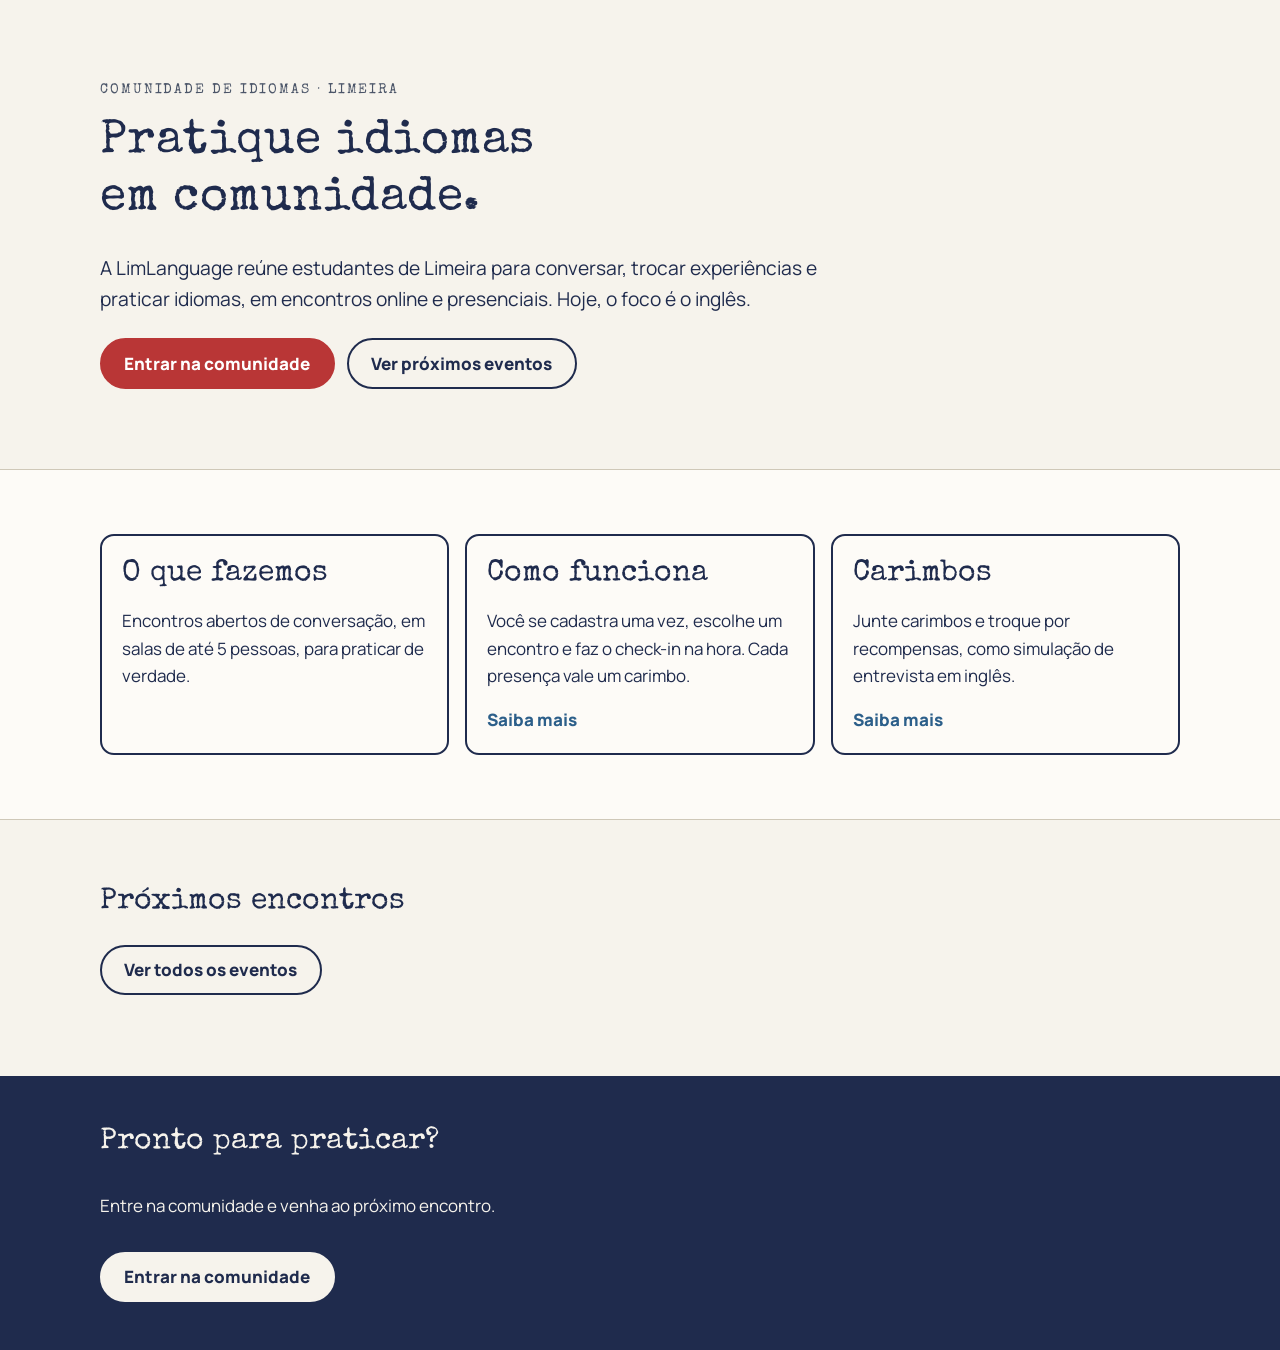
<file: index.html>
<!doctype html>
<html lang="pt-BR" data-title="home.title" data-theme="brand">
<head>
<meta charset="utf-8">
<meta name="viewport" content="width=device-width, initial-scale=1">
<title>LimLanguage — sua passagem para novos idiomas</title>
<meta name="description" content="Comunidade de prática de idiomas criada por estudantes de Limeira. Encontros de conversação, hoje em inglês.">
<link rel="icon" href="assets/img/favicon.svg" type="image/svg+xml">
<link rel="preconnect" href="https://fonts.googleapis.com">
<link rel="preconnect" href="https://fonts.gstatic.com" crossorigin>
<link href="https://fonts.googleapis.com/css2?family=Manrope:wght@400;600;700;800&family=Special+Elite&display=swap" rel="stylesheet">
<link rel="stylesheet" href="assets/css/style.css">
<script>try{var t=localStorage.getItem("ll-theme");if(t)document.documentElement.setAttribute("data-theme",t)}catch(e){}</script>
<script src="assets/js/config.js" defer></script>
<script src="assets/js/i18n.js" defer></script>
<script src="assets/js/app.js" defer></script>
</head> 
<body>
<a class="skip-link" href="#main" data-i18n="skip">Ir para o conteúdo</a>
<header id="site-header"></header>
<noscript><p class="wrap notice">Este site precisa de JavaScript para mostrar o conteúdo. / This site needs JavaScript to show its content.</p></noscript>
<main id="main" tabindex="-1">
<section class="hero">
  <div class="wrap">
    <p class="kicker" data-i18n="home.kicker">Comunidade de idiomas · Limeira</p>
    <h1 data-i18n="home.h1">Pratique idiomas em comunidade.</h1>
    <p class="lead" data-i18n="home.lead">A LimLanguage reúne estudantes de Limeira para conversar, trocar experiências e praticar idiomas, em encontros online e presenciais. Hoje, o foco é o inglês.</p>
    <div class="actions">
      <a class="btn btn-primary" data-cta data-i18n="cta.join" href="participar.html">Entrar na comunidade</a>
      <a class="btn btn-ghost" href="eventos.html" data-i18n="home.seeEvents">Ver próximos eventos</a>
    </div>
  </div>
</section>

<section class="section section-alt" aria-label="LimLanguage">
  <div class="wrap grid grid-3">
    <article class="card">
      <h2 data-i18n="home.b1.t">O que fazemos</h2>
      <p data-i18n="home.b1.p">Encontros abertos de conversação, em salas de até 5 pessoas, para praticar de verdade.</p>
    </article>
    <a class="card card-link" href="como-funciona.html">
      <h2 data-i18n="home.b2.t">Como funciona</h2>
      <p data-i18n="home.b2.p">Você se cadastra uma vez, escolhe um encontro e faz o check-in na hora. Cada presença vale um carimbo.</p>
      <span class="more" data-i18n="home.more">Saiba mais</span>
    </a>
    <a class="card card-link" href="carimbos.html">
      <h2 data-i18n="home.b3.t">Carimbos</h2>
      <p data-i18n="home.b3.p">Junte carimbos e troque por recompensas, como simulação de entrevista em inglês.</p>
      <span class="more" data-i18n="home.more">Saiba mais</span>
    </a>
  </div>
</section>

<section class="section" aria-labelledby="next-h">
  <div class="wrap">
    <h2 id="next-h" data-i18n="home.next">Próximos encontros</h2>
    <div data-events="upcoming" data-limit="3"></div>
    <p class="actions"><a class="btn btn-ghost" href="eventos.html" data-i18n="home.allEvents">Ver todos os eventos</a></p>
  </div>
</section>
<section class="cta-band" aria-labelledby="band-h">
  <div class="wrap">
    <h2 id="band-h" data-i18n="band.h2">Pronto para praticar?</h2>
    <p data-i18n="band.p">Entre na comunidade e venha ao próximo encontro.</p>
    <a class="btn btn-primary" data-cta data-i18n="cta.join" href="participar.html">Entrar na comunidade</a>
  </div>
</section>
</main>
<footer id="site-footer"></footer>
</body>
</html>
</file>
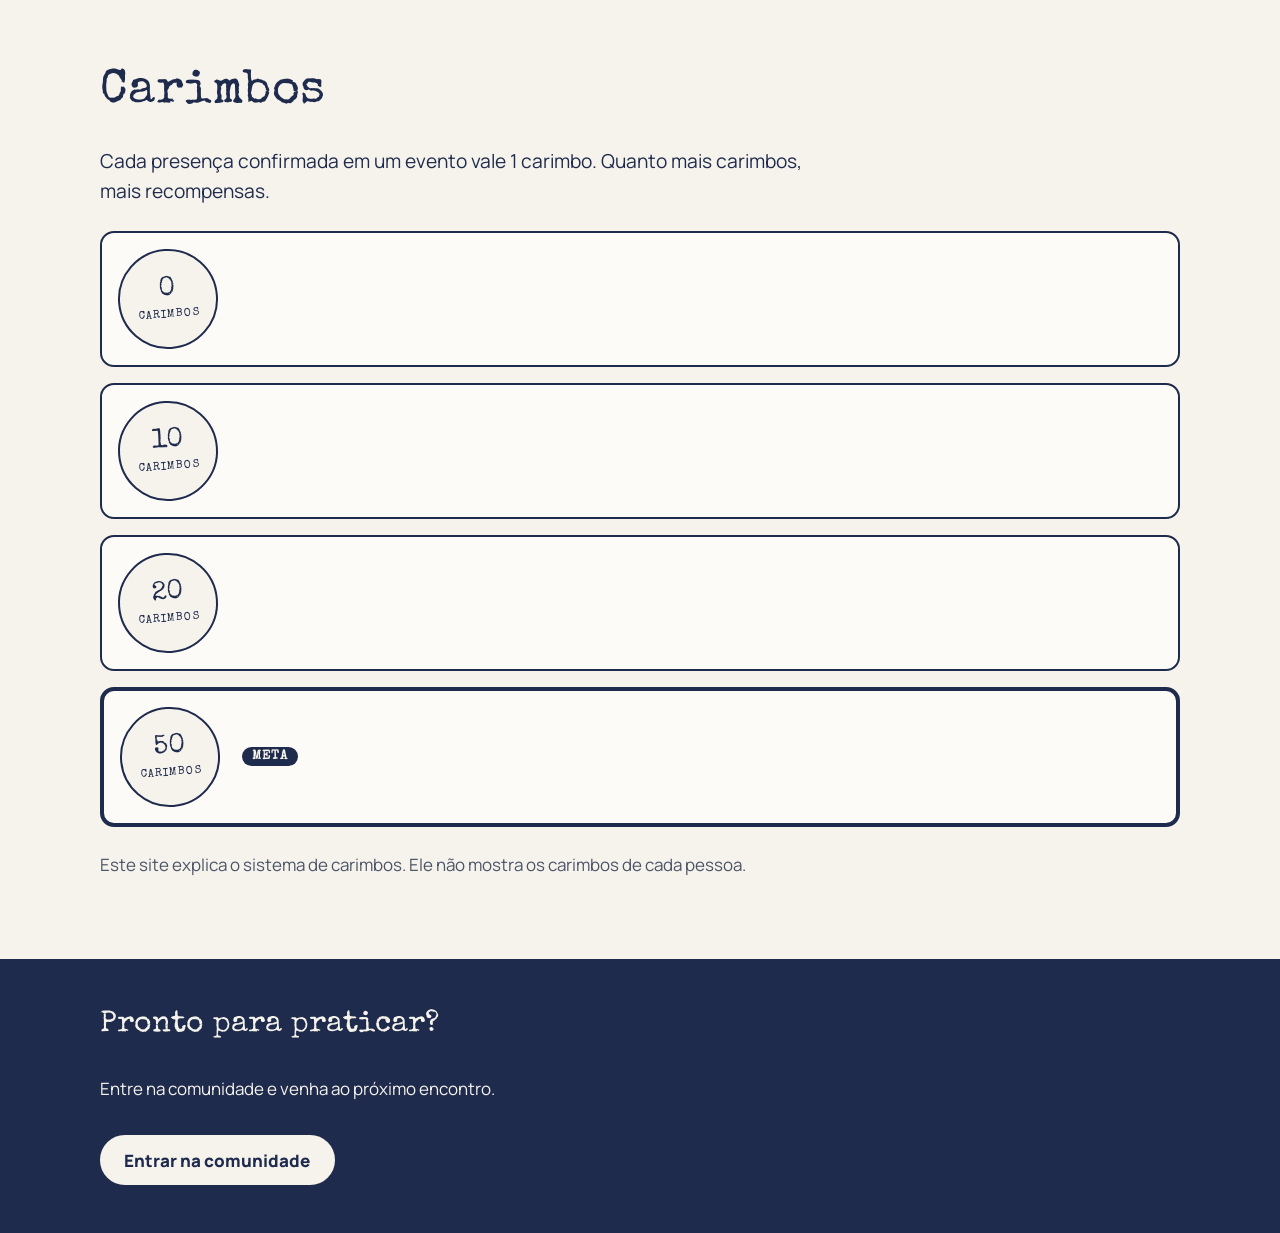
<file: carimbos.html>
<!doctype html>
<html lang="pt-BR" data-title="stamps.title" data-theme="brand">
<head>
<meta charset="utf-8">
<meta name="viewport" content="width=device-width, initial-scale=1">
<title>Carimbos</title>
<meta name="description" content="Como funciona o sistema de carimbos e quais são as recompensas.">
<link rel="icon" href="assets/img/favicon.svg" type="image/svg+xml">
<link rel="preconnect" href="https://fonts.googleapis.com">
<link rel="preconnect" href="https://fonts.gstatic.com" crossorigin>
<link href="https://fonts.googleapis.com/css2?family=Manrope:wght@400;600;700;800&family=Special+Elite&display=swap" rel="stylesheet">
<link rel="stylesheet" href="assets/css/style.css">
<script>try{var t=localStorage.getItem("ll-theme");if(t)document.documentElement.setAttribute("data-theme",t)}catch(e){}</script>
<script src="assets/js/config.js" defer></script>
<script src="assets/js/i18n.js" defer></script>
<script src="assets/js/app.js" defer></script>
</head>
<body>
<a class="skip-link" href="#main" data-i18n="skip">Ir para o conteúdo</a>
<header id="site-header"></header>
<noscript><p class="wrap notice">Este site precisa de JavaScript para mostrar o conteúdo. / This site needs JavaScript to show its content.</p></noscript>
<main id="main" tabindex="-1">
<section class="section">
  <div class="wrap">
    <h1 data-i18n="stamps.h1">Carimbos</h1>
    <p class="lead" data-i18n="stamps.lead">Cada presença confirmada em um evento vale 1 carimbo. Quanto mais carimbos, mais recompensas.</p>
    <ol class="levels">
      <li class="level"><div class="level-num"><span><b>0</b><small data-i18n="stamps.unit">carimbos</small></span></div><div><h3><span data-i18n="stamps.l0.t"></span></h3><p data-i18n="stamps.l0.p"></p></div></li>
      <li class="level"><div class="level-num"><span><b>10</b><small data-i18n="stamps.unit">carimbos</small></span></div><div><h3><span data-i18n="stamps.l10.t"></span></h3><p data-i18n="stamps.l10.p"></p></div></li>
      <li class="level"><div class="level-num"><span><b>20</b><small data-i18n="stamps.unit">carimbos</small></span></div><div><h3><span data-i18n="stamps.l20.t"></span></h3><p data-i18n="stamps.l20.p"></p></div></li>
      <li class="level level-goal"><div class="level-num"><span><b>50</b><small data-i18n="stamps.unit">carimbos</small></span></div><div><h3><span data-i18n="stamps.l50.t"></span><span class="goal-tag" data-i18n="stamps.goal">Meta</span></h3><p data-i18n="stamps.l50.p"></p></div></li>
    </ol>
    <p class="muted" data-i18n="stamps.note">Este site explica o sistema de carimbos. Ele não mostra os carimbos de cada pessoa.</p>
  </div>
</section>
<section class="cta-band" aria-labelledby="band-h">
  <div class="wrap">
    <h2 id="band-h" data-i18n="band.h2">Pronto para praticar?</h2>
    <p data-i18n="band.p">Entre na comunidade e venha ao próximo encontro.</p>
    <a class="btn btn-primary" data-cta data-i18n="cta.join" href="participar.html">Entrar na comunidade</a>
  </div>
</section>
</main>
<footer id="site-footer"></footer>
</body>
</html>
</file>
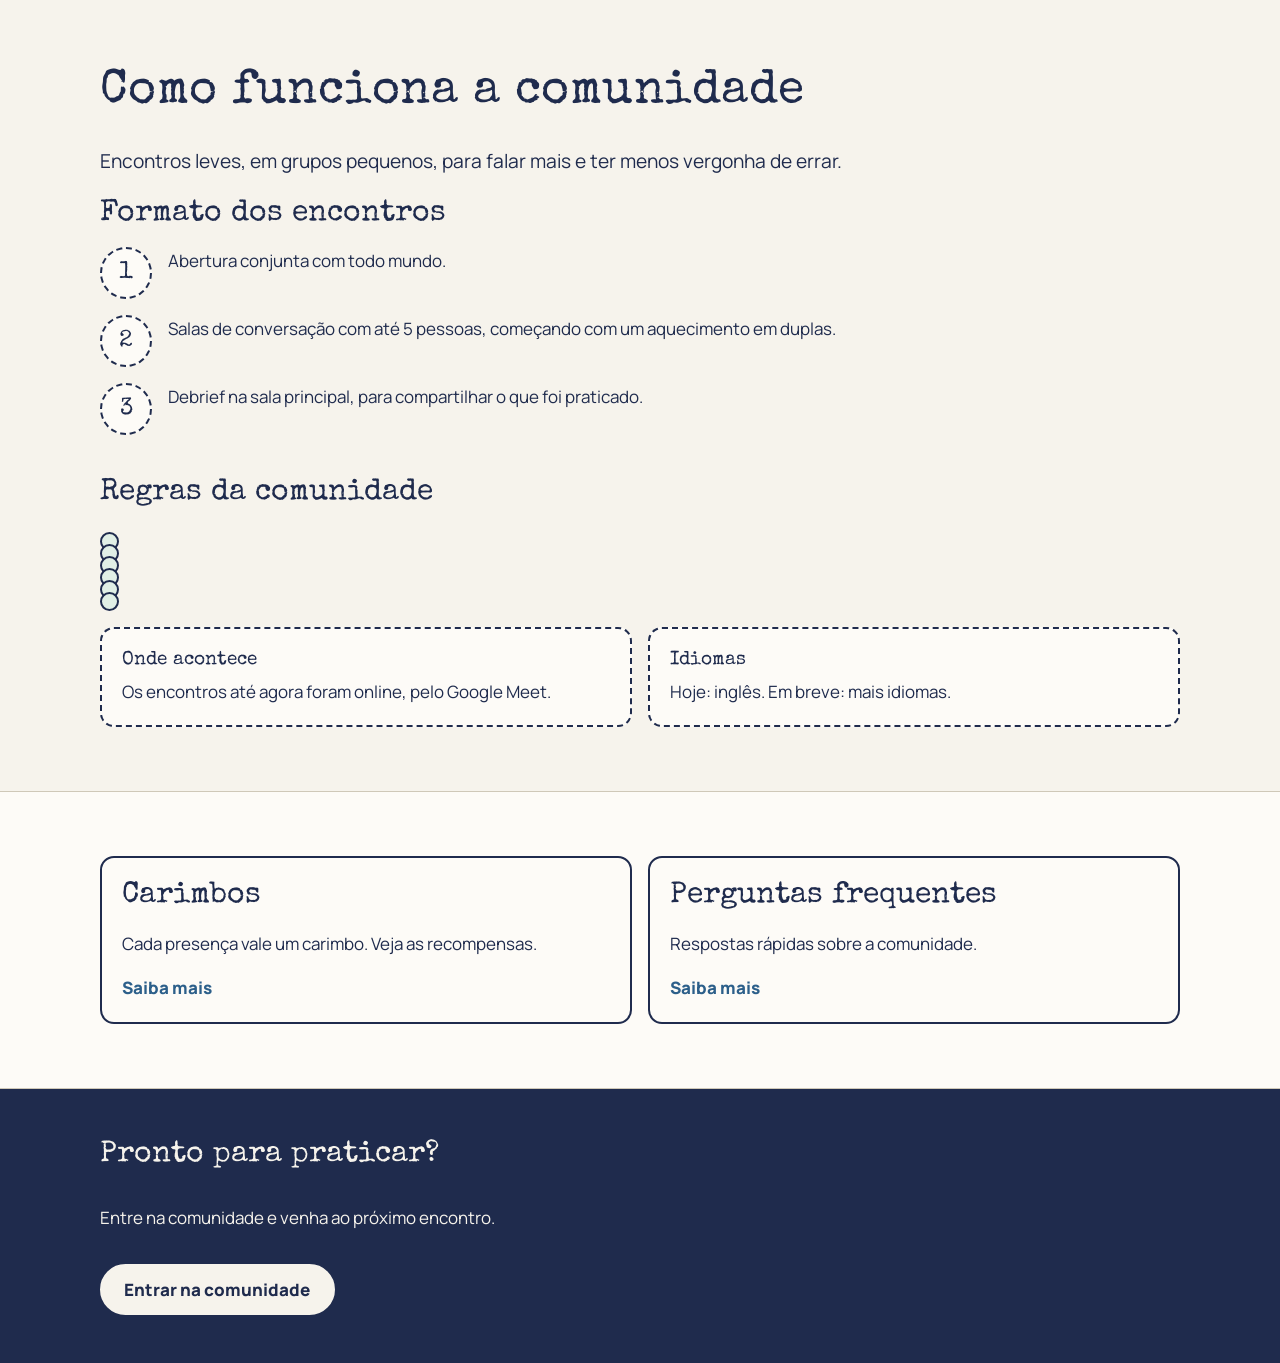
<file: como-funciona.html>
<!doctype html>
<html lang="pt-BR" data-title="how.title" data-theme="brand">
<head>
<meta charset="utf-8">
<meta name="viewport" content="width=device-width, initial-scale=1">
<title>Como funciona a comunidade</title>
<meta name="description" content="Formato dos encontros, onde acontecem e idiomas da LimLanguage.">
<link rel="icon" href="assets/img/favicon.svg" type="image/svg+xml">
<link rel="preconnect" href="https://fonts.googleapis.com">
<link rel="preconnect" href="https://fonts.gstatic.com" crossorigin>
<link href="https://fonts.googleapis.com/css2?family=Manrope:wght@400;600;700;800&family=Special+Elite&display=swap" rel="stylesheet">
<link rel="stylesheet" href="assets/css/style.css">
<script>try{var t=localStorage.getItem("ll-theme");if(t)document.documentElement.setAttribute("data-theme",t)}catch(e){}</script>
<script src="assets/js/config.js" defer></script>
<script src="assets/js/i18n.js" defer></script>
<script src="assets/js/app.js" defer></script>
</head>
<body>
<a class="skip-link" href="#main" data-i18n="skip">Ir para o conteúdo</a>
<header id="site-header"></header>
<noscript><p class="wrap notice">Este site precisa de JavaScript para mostrar o conteúdo. / This site needs JavaScript to show its content.</p></noscript>
<main id="main" tabindex="-1">
<section class="section">
  <div class="wrap">
    <h1 data-i18n="how.h1">Como funciona a comunidade</h1>
    <p class="lead" data-i18n="how.lead">Encontros leves, em grupos pequenos, para falar mais e ter menos vergonha de errar.</p>

    <h2 data-i18n="how.format">Formato dos encontros</h2>
    <ol class="steps">
      <li><div><p data-i18n="how.f1">Abertura conjunta com todo mundo.</p></div></li>
      <li><div><p data-i18n="how.f2">Salas de conversação com até 5 pessoas, começando com um aquecimento em duplas.</p></div></li>
      <li><div><p data-i18n="how.f3">Debrief na sala principal, para compartilhar o que foi praticado.</p></div></li>
    </ol>

    <h2 style="margin-top:2.5rem" data-i18n="how.rules">Regras da comunidade</h2>
    <ul class="rules">
      <li data-i18n="how.r1"></li>
      <li data-i18n="how.r2"></li>
      <li data-i18n="how.r3"></li>
      <li data-i18n="how.r4"></li>
      <li data-i18n="how.r5"></li>
      <li data-i18n="how.r6"></li>
    </ul>

    <div class="grid grid-2" style="margin-top:2.5rem">
      <div class="card card-dashed"><h3 data-i18n="how.where">Onde acontece</h3><p data-i18n="how.whereP">Os encontros até agora foram online, pelo Google Meet.</p></div>
      <div class="card card-dashed"><h3 data-i18n="how.langs">Idiomas</h3><p data-i18n="how.langsP">Hoje: inglês. Em breve: mais idiomas.</p></div>
    </div>
  </div>
</section>
<section class="section section-alt">
  <div class="wrap grid grid-2">
    <a class="card card-link" href="carimbos.html"><h2 data-i18n="how.stamps.t">Carimbos</h2><p data-i18n="how.stamps.p">Cada presença vale um carimbo. Veja as recompensas.</p><span class="more" data-i18n="home.more">Saiba mais</span></a>
    <a class="card card-link" href="faq.html"><h2 data-i18n="how.faq.t">Perguntas frequentes</h2><p data-i18n="how.faq.p">Respostas rápidas sobre a comunidade.</p><span class="more" data-i18n="home.more">Saiba mais</span></a>
  </div>
</section>
<section class="cta-band" aria-labelledby="band-h">
  <div class="wrap">
    <h2 id="band-h" data-i18n="band.h2">Pronto para praticar?</h2>
    <p data-i18n="band.p">Entre na comunidade e venha ao próximo encontro.</p>
    <a class="btn btn-primary" data-cta data-i18n="cta.join" href="participar.html">Entrar na comunidade</a>
  </div>
</section>
</main>
<footer id="site-footer"></footer>
</body>
</html>
</file>
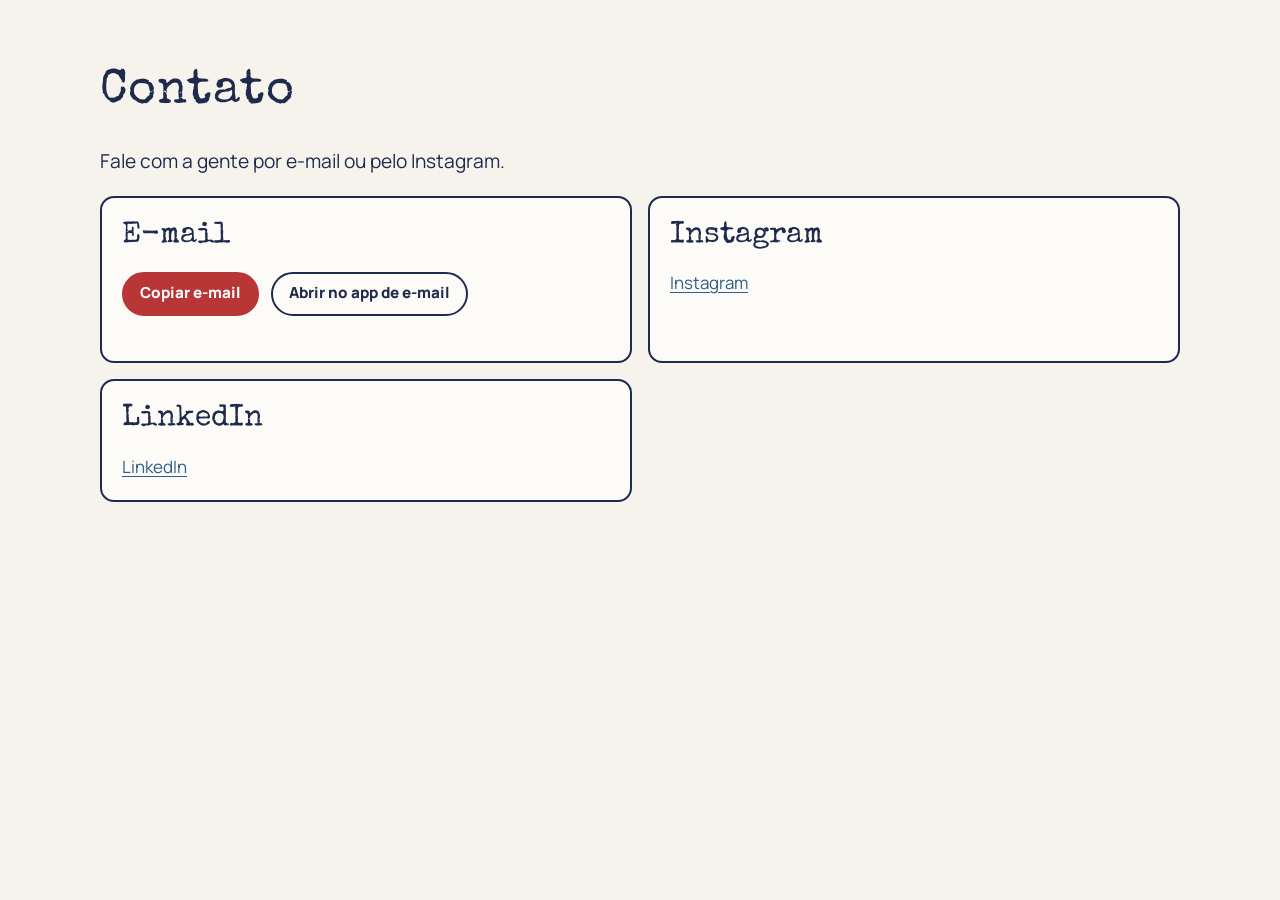
<file: contato.html>
<!doctype html>
<html lang="pt-BR" data-title="contact.title" data-theme="brand">
<head>
<meta charset="utf-8">
<meta name="viewport" content="width=device-width, initial-scale=1">
<title>Contato</title>
<meta name="description" content="Contato da LimLanguage: e-mail e Instagram.">
<link rel="icon" href="assets/img/favicon.svg" type="image/svg+xml">
<link rel="preconnect" href="https://fonts.googleapis.com">
<link rel="preconnect" href="https://fonts.gstatic.com" crossorigin>
<link href="https://fonts.googleapis.com/css2?family=Manrope:wght@400;600;700;800&family=Special+Elite&display=swap" rel="stylesheet">
<link rel="stylesheet" href="assets/css/style.css">
<script>try{var t=localStorage.getItem("ll-theme");if(t)document.documentElement.setAttribute("data-theme",t)}catch(e){}</script>
<script src="assets/js/config.js" defer></script>
<script src="assets/js/i18n.js" defer></script>
<script src="assets/js/app.js" defer></script>
</head>
<body>
<a class="skip-link" href="#main" data-i18n="skip">Ir para o conteúdo</a>
<header id="site-header"></header>
<noscript><p class="wrap notice">Este site precisa de JavaScript para mostrar o conteúdo. / This site needs JavaScript to show its content.</p></noscript>
<main id="main" tabindex="-1">
<section class="section">
  <div class="wrap">
    <h1 data-i18n="contact.h1">Contato</h1>
    <p class="lead" data-i18n="contact.lead">Fale com a gente por e-mail ou pelo Instagram.</p>
    <div class="grid grid-2">
      <div class="card">
        <h2 data-i18n="contact.email">E-mail</h2>
        <p class="email-text" data-email></p>
        <div class="contact-line">
          <button type="button" class="btn btn-primary btn-small" id="copy-email" data-i18n="contact.copy">Copiar e-mail</button>
          <a class="btn btn-ghost btn-small" data-mailto href="#" data-i18n="contact.mailto">Abrir no app de e-mail</a>
        </div>
        <p class="copy-status" id="copy-status" role="status" aria-live="polite"></p>
      </div>
      <div class="card">
        <h2 data-i18n="contact.insta">Instagram</h2>
        <p><a data-instagram href="#">Instagram</a></p>
      </div>
      <div class="card">
        <h2 data-i18n="contact.linkedin">LinkedIn</h2>
        <p><a data-linkedin href="#">LinkedIn</a></p>
      </div>
    </div>
  </div>
</section>
</main>
<footer id="site-footer"></footer>
</body>
</html>
</file>
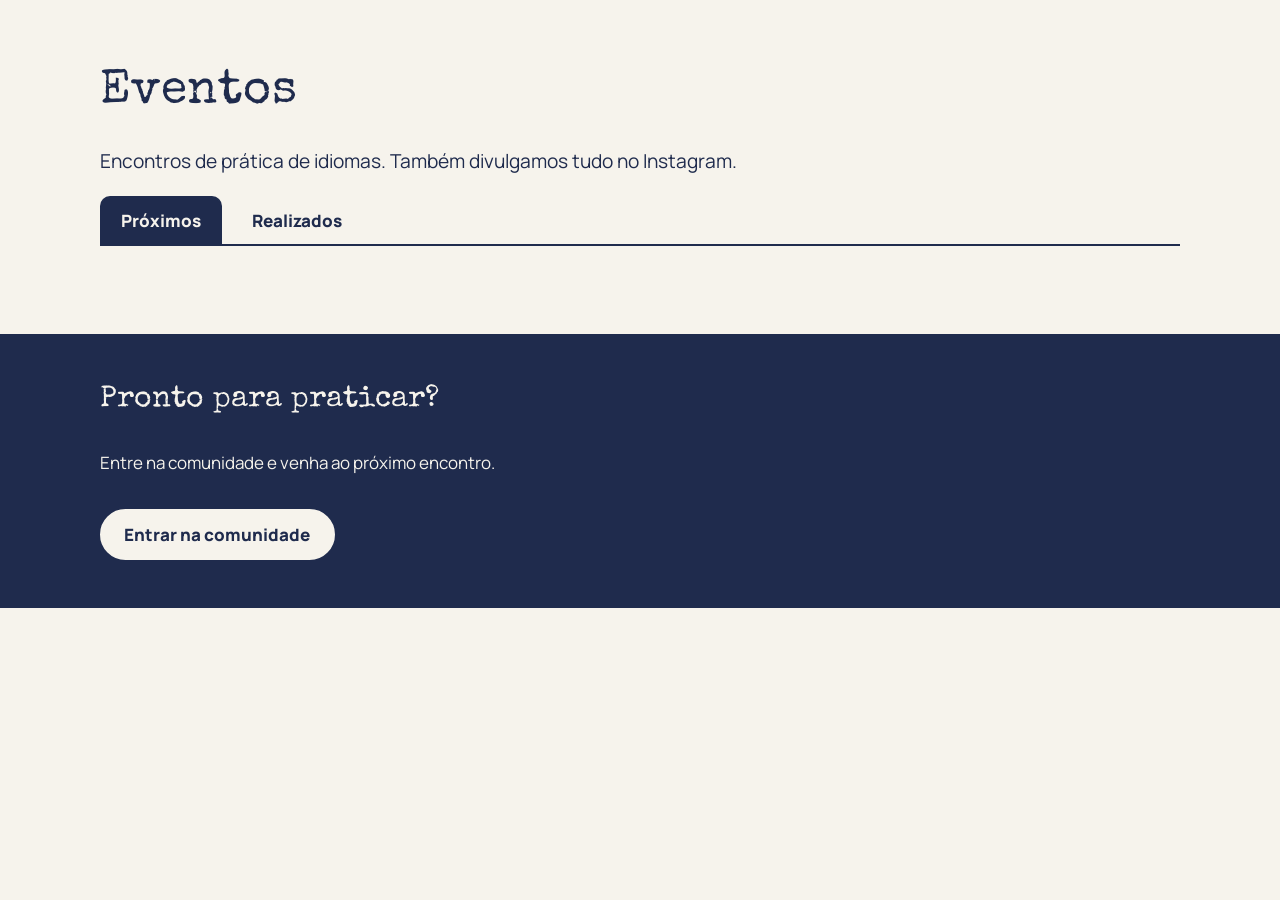
<file: eventos.html>
<!doctype html>
<html lang="pt-BR" data-title="events.title" data-theme="brand">
<head>
<meta charset="utf-8">
<meta name="viewport" content="width=device-width, initial-scale=1">
<title>Eventos</title>
<meta name="description" content="Agenda de próximos encontros e eventos já realizados da LimLanguage.">
<link rel="icon" href="assets/img/favicon.svg" type="image/svg+xml">
<link rel="preconnect" href="https://fonts.googleapis.com">
<link rel="preconnect" href="https://fonts.gstatic.com" crossorigin>
<link href="https://fonts.googleapis.com/css2?family=Manrope:wght@400;600;700;800&family=Special+Elite&display=swap" rel="stylesheet">
<link rel="stylesheet" href="assets/css/style.css">
<script>try{var t=localStorage.getItem("ll-theme");if(t)document.documentElement.setAttribute("data-theme",t)}catch(e){}</script>
<script src="assets/js/config.js" defer></script>
<script src="assets/js/i18n.js" defer></script>
<script src="assets/js/app.js" defer></script>
</head>  
<body>
<a class="skip-link" href="#main" data-i18n="skip">Ir para o conteúdo</a>
<header id="site-header"></header>
<noscript><p class="wrap notice">Este site precisa de JavaScript para mostrar o conteúdo. / This site needs JavaScript to show its content.</p></noscript>
<main id="main" tabindex="-1">
<section class="section">
  <div class="wrap">
    <h1 data-i18n="events.h1">Eventos</h1>
    <p class="lead" data-i18n="events.lead">Encontros de prática de idiomas. Também divulgamos tudo no Instagram.</p>
    <div class="tabs" role="tablist" data-i18n-attr="aria-label:events.tabs" aria-label="Tipo de evento">
      <button type="button" role="tab" id="tab-next" aria-controls="panel-next" aria-selected="true" data-hash="proximos" data-i18n="events.tabNext">Próximos</button>
      <button type="button" role="tab" id="tab-done" aria-controls="panel-done" aria-selected="false" tabindex="-1" data-hash="realizados" data-i18n="events.tabDone">Realizados</button>
    </div>
    <div role="tabpanel" id="panel-next" aria-labelledby="tab-next" data-events="upcoming"></div>
    <div role="tabpanel" id="panel-done" aria-labelledby="tab-done" data-events="done" hidden></div>
  </div>
</section>
<section class="cta-band" aria-labelledby="band-h">
  <div class="wrap">
    <h2 id="band-h" data-i18n="band.h2">Pronto para praticar?</h2>
    <p data-i18n="band.p">Entre na comunidade e venha ao próximo encontro.</p>
    <a class="btn btn-primary" data-cta data-i18n="cta.join" href="participar.html">Entrar na comunidade</a>
  </div>
</section>
</main>
<footer id="site-footer"></footer>
</body>
</html>
</file>
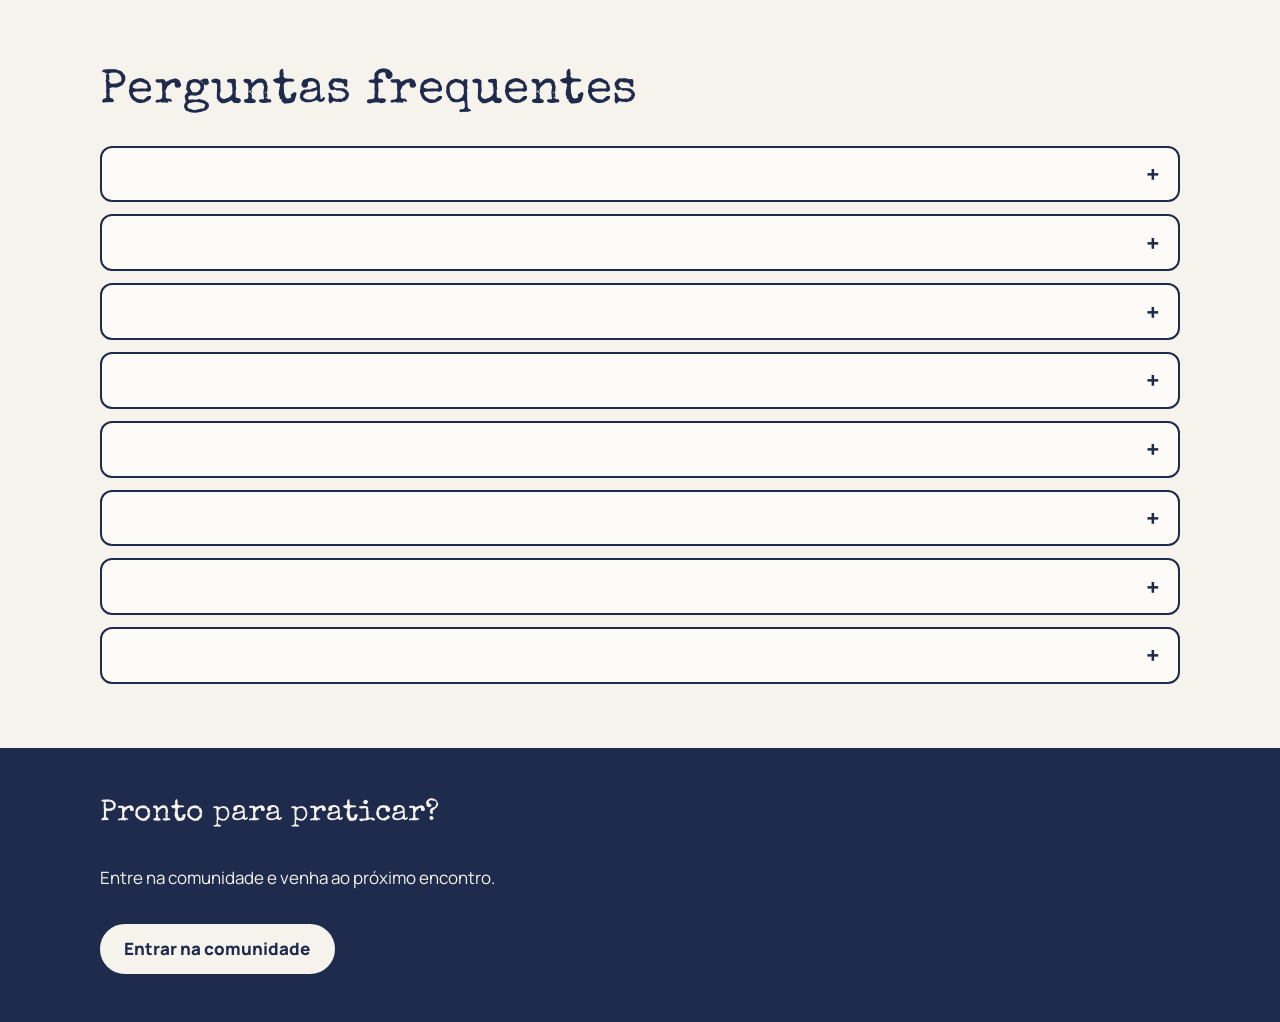
<file: faq.html>
<!doctype html>
<html lang="pt-BR" data-title="faq.title" data-theme="brand">
<head>
<meta charset="utf-8">
<meta name="viewport" content="width=device-width, initial-scale=1">
<title>Perguntas frequentes</title>
<meta name="description" content="Perguntas frequentes sobre a comunidade LimLanguage.">
<link rel="icon" href="assets/img/favicon.svg" type="image/svg+xml">
<link rel="preconnect" href="https://fonts.googleapis.com">
<link rel="preconnect" href="https://fonts.gstatic.com" crossorigin>
<link href="https://fonts.googleapis.com/css2?family=Manrope:wght@400;600;700;800&family=Special+Elite&display=swap" rel="stylesheet">
<link rel="stylesheet" href="assets/css/style.css">
<script>try{var t=localStorage.getItem("ll-theme");if(t)document.documentElement.setAttribute("data-theme",t)}catch(e){}</script>
<script src="assets/js/config.js" defer></script>
<script src="assets/js/i18n.js" defer></script>
<script src="assets/js/app.js" defer></script>
</head>
<body>
<a class="skip-link" href="#main" data-i18n="skip">Ir para o conteúdo</a>
<header id="site-header"></header>
<noscript><p class="wrap notice">Este site precisa de JavaScript para mostrar o conteúdo. / This site needs JavaScript to show its content.</p></noscript>
<main id="main" tabindex="-1">
<section class="section">
  <div class="wrap">
    <h1 data-i18n="faq.h1">Perguntas frequentes</h1>
    <div class="faq">
      <details><summary><span data-i18n="faq.q1"></span></summary><div class="answer"><p data-i18n="faq.a1"></p></div></details>
      <details><summary><span data-i18n="faq.q2"></span></summary><div class="answer"><p data-i18n="faq.a2"></p></div></details>
      <details><summary><span data-i18n="faq.q3"></span></summary><div class="answer"><p data-i18n="faq.a3"></p></div></details>
      <details><summary><span data-i18n="faq.q4"></span></summary><div class="answer"><p data-i18n="faq.a4"></p></div></details>
      <details><summary><span data-i18n="faq.q5"></span></summary><div class="answer"><p data-i18n="faq.a5"></p></div></details>
      <details><summary><span data-i18n="faq.q6"></span></summary><div class="answer"><p data-i18n="faq.a6"></p></div></details>
      <details><summary><span data-i18n="faq.q7"></span></summary><div class="answer"><p data-i18n="faq.a7"></p></div></details>
      <details><summary><span data-i18n="faq.q8"></span></summary><div class="answer"><p data-i18n="faq.a8"></p></div></details>
    </div>
  </div>
</section>
<section class="cta-band" aria-labelledby="band-h">
  <div class="wrap">
    <h2 id="band-h" data-i18n="band.h2">Pronto para praticar?</h2>
    <p data-i18n="band.p">Entre na comunidade e venha ao próximo encontro.</p>
    <a class="btn btn-primary" data-cta data-i18n="cta.join" href="participar.html">Entrar na comunidade</a>
  </div>
</section>
</main>
<footer id="site-footer"></footer>
</body>
</html>
</file>
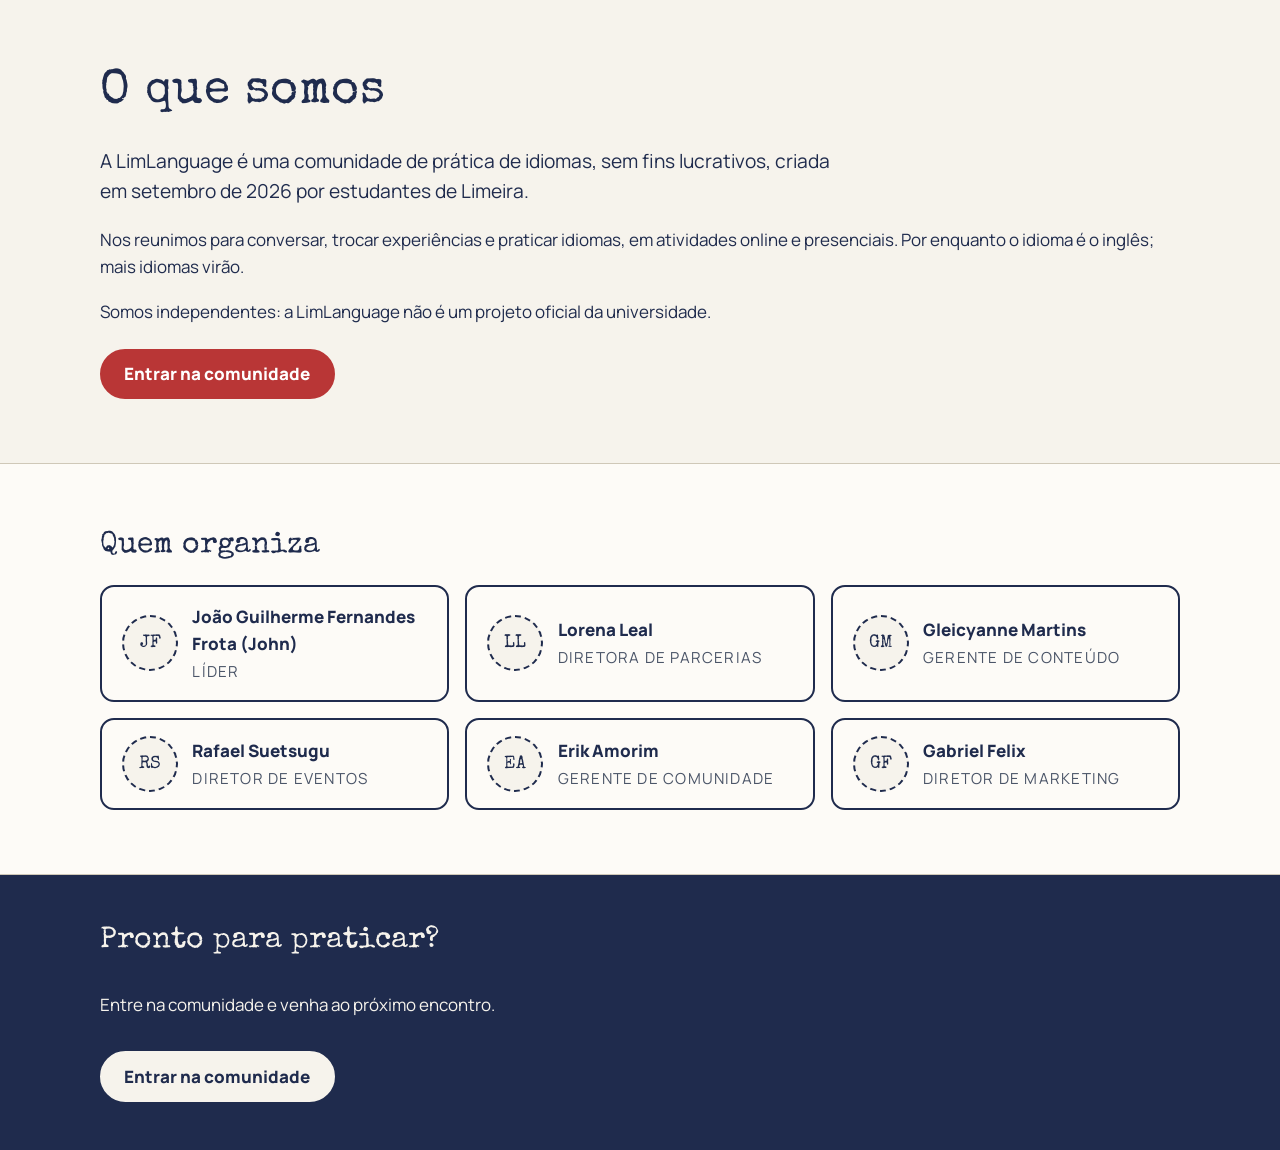
<file: o-que-somos.html>
<!doctype html>
<html lang="pt-BR" data-title="about.title" data-theme="brand">
<head>
<meta charset="utf-8">
<meta name="viewport" content="width=device-width, initial-scale=1">
<title>O que somos</title>
<meta name="description" content="Quem é a LimLanguage e quem organiza a comunidade.">
<link rel="icon" href="assets/img/favicon.svg" type="image/svg+xml">
<link rel="preconnect" href="https://fonts.googleapis.com">
<link rel="preconnect" href="https://fonts.gstatic.com" crossorigin>
<link href="https://fonts.googleapis.com/css2?family=Manrope:wght@400;600;700;800&family=Special+Elite&display=swap" rel="stylesheet">
<link rel="stylesheet" href="assets/css/style.css">
<script>try{var t=localStorage.getItem("ll-theme");if(t)document.documentElement.setAttribute("data-theme",t)}catch(e){}</script>
<script src="assets/js/config.js" defer></script>
<script src="assets/js/i18n.js" defer></script>
<script src="assets/js/app.js" defer></script>
</head>
<body>
<a class="skip-link" href="#main" data-i18n="skip">Ir para o conteúdo</a>
<header id="site-header"></header>
<noscript><p class="wrap notice">Este site precisa de JavaScript para mostrar o conteúdo. / This site needs JavaScript to show its content.</p></noscript>
<main id="main" tabindex="-1">
<section class="section">
  <div class="wrap">
    <h1 data-i18n="about.h1">O que somos</h1>
    <p class="lead" data-i18n="about.p1">A LimLanguage é uma comunidade de prática de idiomas, sem fins lucrativos, criada em setembro de 2026 por estudantes de Limeira.</p>
    <p data-i18n="about.p2">Nos reunimos para conversar, trocar experiências e praticar idiomas, em atividades online e presenciais. Por enquanto o idioma é o inglês; mais idiomas virão.</p>
    <p data-i18n="about.p3">Somos independentes: a LimLanguage não é um projeto oficial da universidade.</p>
    <div class="actions"><a class="btn btn-primary" data-cta data-i18n="cta.join" href="participar.html">Entrar na comunidade</a></div>
  </div>
</section>
<section class="section section-alt" aria-labelledby="team-h">
  <div class="wrap">
    <h2 id="team-h" data-i18n="about.team">Quem organiza</h2>
    <ul class="team">
      <li class="person"><span class="person-ini" aria-hidden="true">JF</span><div><span class="person-name">João Guilherme Fernandes Frota (John)</span><span class="person-role" data-i18n="role.leader">Líder</span></div></li>
      <li class="person"><span class="person-ini" aria-hidden="true">LL</span><div><span class="person-name">Lorena Leal</span><span class="person-role" data-i18n="role.partnerships">Diretora de Parcerias</span></div></li>
      <li class="person"><span class="person-ini" aria-hidden="true">GM</span><div><span class="person-name">Gleicyanne Martins</span><span class="person-role" data-i18n="role.content">Gerente de Conteúdo</span></div></li>
      <li class="person"><span class="person-ini" aria-hidden="true">RS</span><div><span class="person-name">Rafael Suetsugu</span><span class="person-role" data-i18n="role.events">Diretor de Eventos</span></div></li>
      <li class="person"><span class="person-ini" aria-hidden="true">EA</span><div><span class="person-name">Erik Amorim</span><span class="person-role" data-i18n="role.community">Gerente de Comunidade</span></div></li>
      <li class="person"><span class="person-ini" aria-hidden="true">GF</span><div><span class="person-name">Gabriel Felix</span><span class="person-role" data-i18n="role.marketing">Diretor de Marketing</span></div></li>
    </ul>
  </div>
</section>
<section class="cta-band" aria-labelledby="band-h">
  <div class="wrap">
    <h2 id="band-h" data-i18n="band.h2">Pronto para praticar?</h2>
    <p data-i18n="band.p">Entre na comunidade e venha ao próximo encontro.</p>
    <a class="btn btn-primary" data-cta data-i18n="cta.join" href="participar.html">Entrar na comunidade</a>
  </div>
</section>
</main>
<footer id="site-footer"></footer>
</body>
</html>
</file>
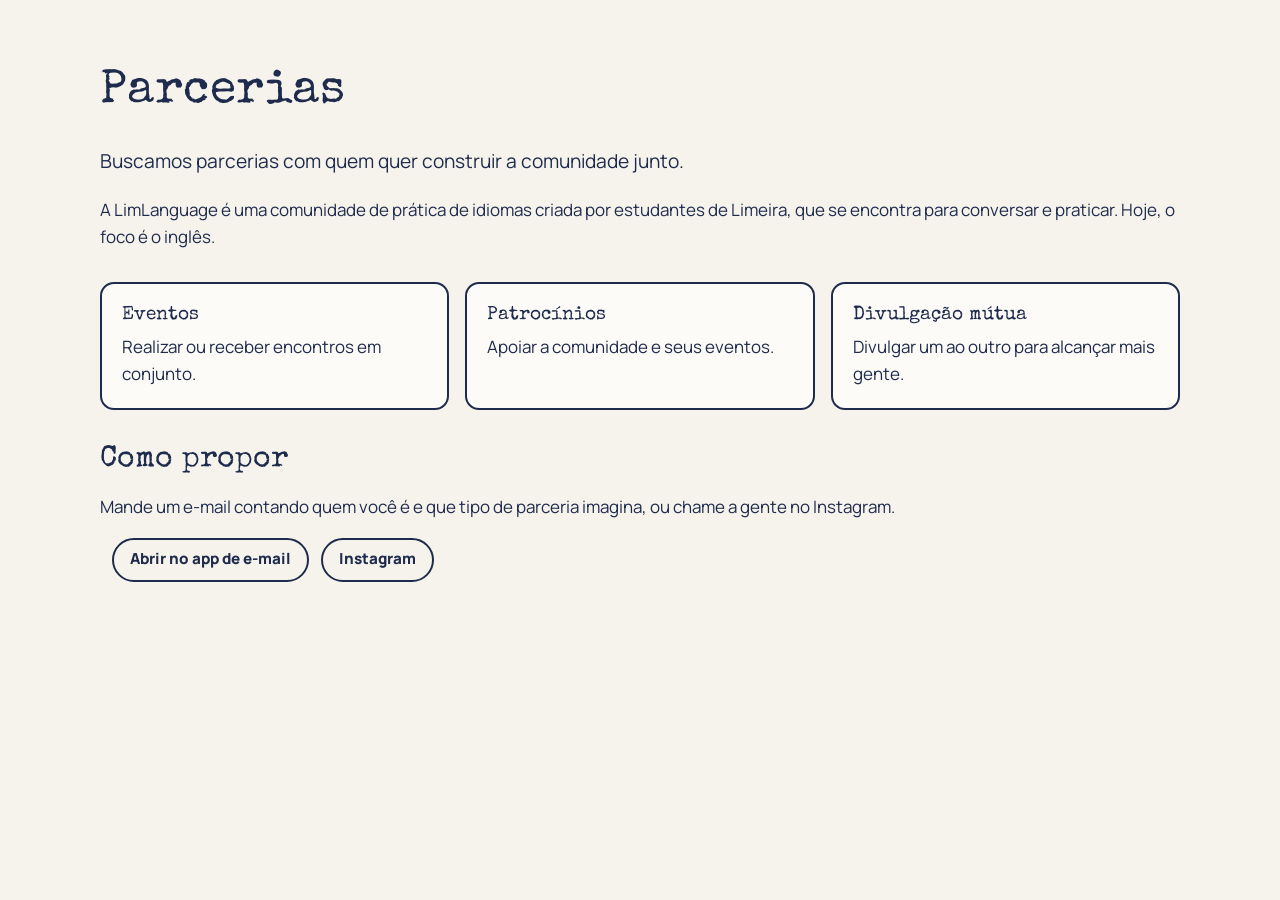
<file: parcerias.html>
<!doctype html>
<html lang="pt-BR" data-title="partners.title" data-theme="brand">
<head>
<meta charset="utf-8">
<meta name="viewport" content="width=device-width, initial-scale=1">
<title>Parcerias</title>
<meta name="description" content="Parcerias com a LimLanguage: eventos, patrocínios e divulgação mútua.">
<link rel="icon" href="assets/img/favicon.svg" type="image/svg+xml">
<link rel="preconnect" href="https://fonts.googleapis.com">
<link rel="preconnect" href="https://fonts.gstatic.com" crossorigin>
<link href="https://fonts.googleapis.com/css2?family=Manrope:wght@400;600;700;800&family=Special+Elite&display=swap" rel="stylesheet">
<link rel="stylesheet" href="assets/css/style.css">
<script>try{var t=localStorage.getItem("ll-theme");if(t)document.documentElement.setAttribute("data-theme",t)}catch(e){}</script>
<script src="assets/js/config.js" defer></script>
<script src="assets/js/i18n.js" defer></script>
<script src="assets/js/app.js" defer></script>
</head>
<body>
<a class="skip-link" href="#main" data-i18n="skip">Ir para o conteúdo</a>
<header id="site-header"></header>
<noscript><p class="wrap notice">Este site precisa de JavaScript para mostrar o conteúdo. / This site needs JavaScript to show its content.</p></noscript>
<main id="main" tabindex="-1">
<section class="section">
  <div class="wrap">
    <h1 data-i18n="partners.h1">Parcerias</h1>
    <p class="lead" data-i18n="partners.lead">Buscamos parcerias com quem quer construir a comunidade junto.</p>
    <p data-i18n="partners.what">A LimLanguage é uma comunidade de prática de idiomas criada por estudantes de Limeira, que se encontra para conversar e praticar. Hoje, o foco é o inglês.</p>
    <div class="grid grid-3" style="margin-block:2rem">
      <div class="card"><h3 data-i18n="partners.t.events">Eventos</h3><p data-i18n="partners.p.events">Realizar ou receber encontros em conjunto.</p></div>
      <div class="card"><h3 data-i18n="partners.t.sponsor">Patrocínios</h3><p data-i18n="partners.p.sponsor">Apoiar a comunidade e seus eventos.</p></div>
      <div class="card"><h3 data-i18n="partners.t.promo">Divulgação mútua</h3><p data-i18n="partners.p.promo">Divulgar um ao outro para alcançar mais gente.</p></div>
    </div>
    <h2 data-i18n="partners.how">Como propor</h2>
    <p data-i18n="partners.howP">Mande um e-mail contando quem você é e que tipo de parceria imagina, ou chame a gente no Instagram.</p>
    <p class="contact-line"><strong class="email-text" data-email></strong> <a class="btn btn-ghost btn-small" data-mailto href="#" data-i18n="contact.mailto">Abrir no app de e-mail</a> <a class="btn btn-ghost btn-small" data-instagram href="#">Instagram</a></p>
  </div>
</section>
</main>
<footer id="site-footer"></footer>
</body>
</html>
</file>
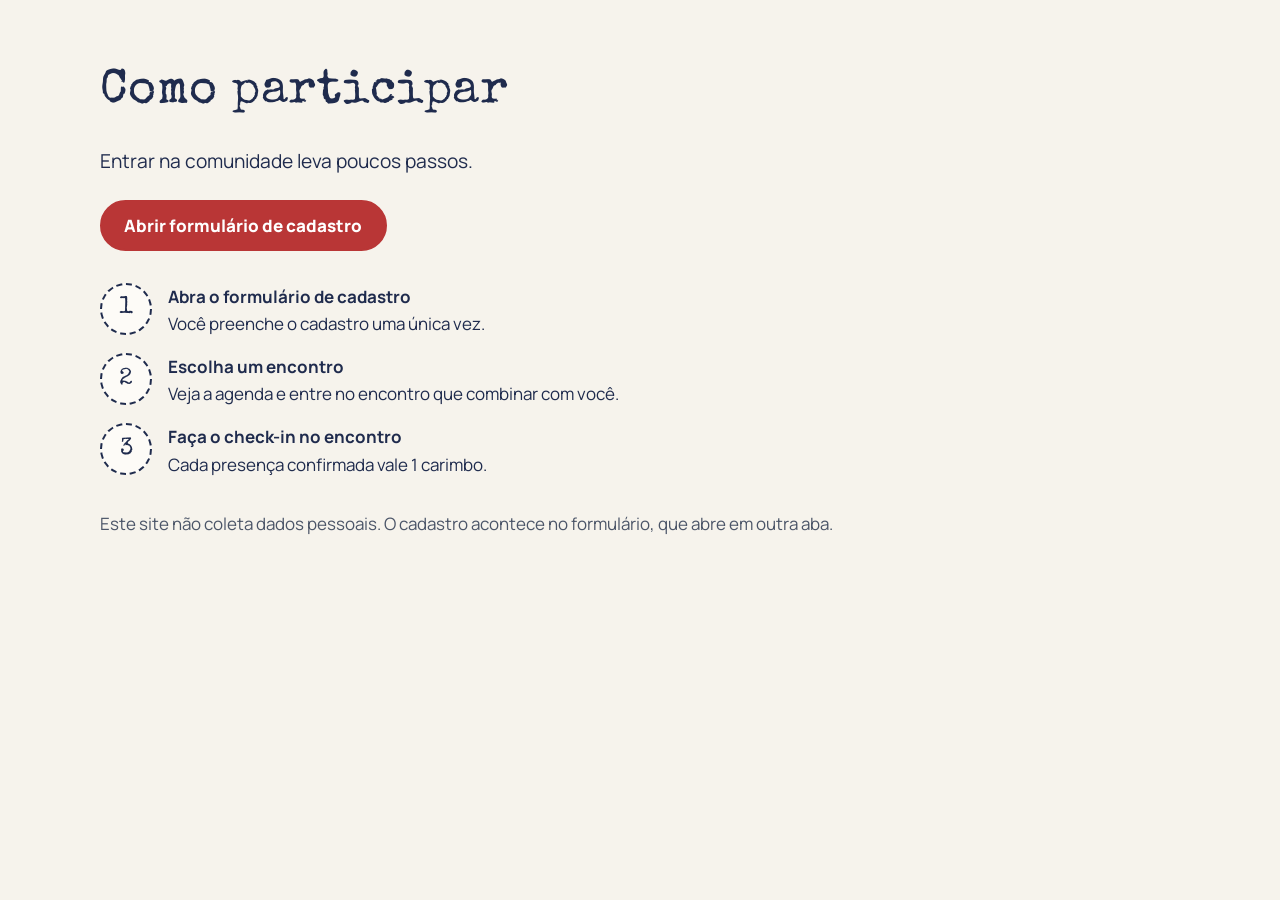
<file: participar.html>
<!doctype html>
<html lang="pt-BR" data-title="join.title" data-theme="brand">
<head>
<meta charset="utf-8">
<meta name="viewport" content="width=device-width, initial-scale=1">
<title>Como participar</title>
<meta name="description" content="Como entrar na comunidade LimLanguage: abra o formulário de cadastro.">
<link rel="icon" href="assets/img/favicon.svg" type="image/svg+xml">
<link rel="preconnect" href="https://fonts.googleapis.com">
<link rel="preconnect" href="https://fonts.gstatic.com" crossorigin>
<link href="https://fonts.googleapis.com/css2?family=Manrope:wght@400;600;700;800&family=Special+Elite&display=swap" rel="stylesheet">
<link rel="stylesheet" href="assets/css/style.css">
<script>try{var t=localStorage.getItem("ll-theme");if(t)document.documentElement.setAttribute("data-theme",t)}catch(e){}</script>
<script src="assets/js/config.js" defer></script>
<script src="assets/js/i18n.js" defer></script>
<script src="assets/js/app.js" defer></script>  
</head>
<body>
<a class="skip-link" href="#main" data-i18n="skip">Ir para o conteúdo</a>
<header id="site-header"></header>
<noscript><p class="wrap notice">Este site precisa de JavaScript para mostrar o conteúdo. / This site needs JavaScript to show its content.</p></noscript>
<main id="main" tabindex="-1">
<section class="section">
  <div class="wrap">
    <h1 data-i18n="join.h1">Como participar</h1>
    <p class="lead" data-i18n="join.lead">Entrar na comunidade leva poucos passos.</p>
    <div class="actions" style="margin-bottom:2rem">
      <a class="btn btn-primary" data-form data-i18n="join.open" href="participar.html">Abrir formulário de cadastro</a>
    </div>
    <p class="notice" data-form-pending data-i18n="join.pending" hidden>Aviso para a equipe: o link do formulário ainda não foi configurado.</p>
    <ol class="steps">
      <li><div><strong data-i18n="join.s1.t">Abra o formulário de cadastro</strong><span data-i18n="join.s1.p">Você preenche o cadastro uma única vez.</span></div></li>
      <li><div><strong data-i18n="join.s2.t">Escolha um encontro</strong><span data-i18n="join.s2.p">Veja a agenda e entre no encontro que combinar com você.</span></div></li>
      <li><div><strong data-i18n="join.s3.t">Faça o check-in no encontro</strong><span data-i18n="join.s3.p">Cada presença confirmada vale 1 carimbo.</span></div></li>
    </ol>
    <p class="muted" style="margin-top:2rem" data-i18n="join.privacy">Este site não coleta dados pessoais. O cadastro acontece no formulário, que abre em outra aba.</p>
  </div>
</section>
</main>
<footer id="site-footer"></footer>
</body>
</html>
</file>
<file: assets/css/style.css>
/* LimLanguage — estilos
   Conceito: airmail / carimbo de passaporte.
   Três temas de cor (atributo data-theme no <html>):
   brand = cores da marca | rg = seguro para vermelho-verde | hc = alto contraste */

:root,
:root[data-theme="brand"] {
  --paper: #F6F3EC;
  --card: #FDFBF7;
  --ink: #1F2B4D;
  --muted: #4B5568;
  --line: #1F2B4D;
  --line-soft: #CFC8B8;
  --primary: #B93636;      /* vermelho da marca escurecido p/ texto branco passar AA */
  --primary-hover: #9C2B2B;
  --on-primary: #FFFFFF;
  --link: #2C5F8A;
  --accent: #6FA98A;       /* decorativo */
  --stripe-a: #D64545;
  --stripe-b: #2C5F8A;
  --kraft: #8B6F4E;        /* decorativo */
  --done-bg: #E1EFE6;
  --focus: #1F2B4D;
  --border-w: 2px;
}

:root[data-theme="rg"] {
  --primary: #0072B2;
  --primary-hover: #005A8C;
  --link: #005A8C;
  --accent: #56B4E9;
  --stripe-a: #E69F00;
  --stripe-b: #0072B2;
  --kraft: #8A6D00;
  --done-bg: #DCEEF9;
}

:root[data-theme="hc"] {
  --paper: #FFFFFF;
  --card: #FFFFFF;
  --ink: #000000;
  --muted: #1A1A1A;
  --line: #000000;
  --line-soft: #000000;
  --primary: #A4001F;
  --primary-hover: #7A0017;
  --link: #0B3D91;
  --accent: #00606B;
  --stripe-a: #A4001F;
  --stripe-b: #00606B;
  --kraft: #000000;
  --done-bg: #FFFFFF;
  --focus: #000000;
  --border-w: 3px;
}

*, *::before, *::after { box-sizing: border-box; }

html { -webkit-text-size-adjust: 100%; scroll-behavior: smooth; }

body {
  margin: 0;
  background: var(--paper);
  color: var(--ink);
  font-family: "Manrope", system-ui, -apple-system, "Segoe UI", Roboto, sans-serif;
  font-size: 1.0625rem;
  line-height: 1.6;
  overflow-wrap: break-word;
}

img, svg { max-width: 100%; }

h1, h2, h3 {
  font-family: "Special Elite", "Courier New", monospace;
  font-weight: 400;
  line-height: 1.2;
  margin: 0 0 .5em;
  color: var(--ink);
}
h1 { font-size: clamp(1.9rem, 6vw, 3rem); letter-spacing: .01em; }
h2 { font-size: clamp(1.4rem, 4vw, 1.9rem); }
h3 { font-size: 1.2rem; }

p { margin: 0 0 1em; }
a { color: var(--link); text-underline-offset: .18em; }
a:hover { text-decoration-thickness: 2px; }
:root[data-theme="hc"] a { text-decoration-thickness: 2px; }

:focus-visible {
  outline: 3px solid var(--focus);
  outline-offset: 3px;
  border-radius: 3px;
}

.sr-only {
  position: absolute; width: 1px; height: 1px; padding: 0; margin: -1px;
  overflow: hidden; clip: rect(0,0,0,0); white-space: nowrap; border: 0;
}

.skip-link {
  position: absolute; left: 8px; top: -60px; z-index: 100;
  background: var(--ink); color: var(--paper);
  padding: .6rem 1rem; border-radius: 6px; text-decoration: none; font-weight: 700;
}
.skip-link:focus { top: 8px; }

.wrap { width: min(100% - 32px, 1080px); margin-inline: auto; }

/* ---------- Cabeçalho ---------- */
.site-header { background: var(--paper); }

.airmail-bar {
  height: 10px;
  background: repeating-linear-gradient(135deg,
    var(--stripe-a) 0 14px, var(--paper) 14px 22px,
    var(--stripe-b) 22px 36px, var(--paper) 36px 44px);
}

.util-bar { border-bottom: 1px solid var(--line-soft); font-size: .875rem; }
.util-bar .wrap {
  display: flex; flex-wrap: wrap; gap: .5rem 1.25rem;
  align-items: center; justify-content: space-between; padding-block: .35rem;
}
.util-group { display: flex; align-items: center; gap: .5rem; }
.util-label { color: var(--muted); font-weight: 600; }

.lang-switch { display: inline-flex; gap: 2px; }
.lang-switch button {
  font: inherit; font-weight: 700; letter-spacing: .06em;
  min-width: 44px; min-height: 36px; padding: 0 .6rem;
  background: transparent; color: var(--ink);
  border: var(--border-w) solid transparent; border-radius: 6px; cursor: pointer;
}
.lang-switch button:hover { border-color: var(--line-soft); }
.lang-switch button[aria-pressed="true"] {
  background: var(--ink); color: var(--paper); border-color: var(--ink);
}

.theme-select {
  font: inherit; color: var(--ink); background: var(--card);
  border: var(--border-w) solid var(--line); border-radius: 6px;
  min-height: 36px; padding: 0 .5rem; max-width: 100%;
}

.main-bar {
  position: sticky; top: 0; z-index: 50;
  background: var(--paper);
  border-bottom: var(--border-w) solid var(--line);
}
.main-bar .wrap {
  display: flex; align-items: center; gap: .75rem; min-height: 64px;
}

.brand {
  display: inline-flex; align-items: center; gap: .6rem;
  text-decoration: none; color: var(--ink); margin-right: auto;
}
.brand svg { width: 44px; height: 44px; flex: none; }
.brand-name {
  font-family: "Special Elite", "Courier New", monospace;
  letter-spacing: .16em; font-size: 1rem; text-transform: uppercase;
}

.nav-toggle {
  font: inherit; font-weight: 700; min-height: 44px; padding: 0 .9rem;
  background: var(--card); color: var(--ink);
  border: var(--border-w) solid var(--line); border-radius: 8px; cursor: pointer;
}

.site-nav { display: none; }
.site-nav.open {
  display: block; position: absolute; left: 0; right: 0; top: 100%;
  background: var(--paper); border-bottom: var(--border-w) solid var(--line);
  padding: .5rem 16px 1rem;
}
.site-nav ul { list-style: none; margin: 0; padding: 0; display: grid; gap: .25rem; }
.site-nav a {
  display: block; padding: .7rem .5rem; min-height: 44px;
  color: var(--ink); text-decoration: none; font-weight: 700; border-radius: 6px;
}
.site-nav a:hover { background: var(--done-bg); }
.site-nav a[aria-current="page"] { text-decoration: underline; text-decoration-thickness: 3px; text-underline-offset: .3em; }

/* ---------- Botões ---------- */
/*botao menu inicio*/
.menu-paginas { position: relative; display: inline-flex; }

.btn-lista {
  background: transparent;
  border: 1px solid rgba(255, 255, 255, 0.25);
  color: inherit;
  cursor: pointer;
  padding: 6px 8px;
  border-radius: 6px;
  display: flex;
}
.btn-lista:hover { background: rgba(255, 255, 255, 0.12); }

.dropdown-paginas {
  display: none;
  position: absolute;
  left: 0;
  top: calc(100% - 2px); /* Encosta 2px dentro do botão, zero vão */
  background: var(--bg, var(--surface, var(--paper, #fff)));
  color: var(--fg, var(--ink, var(--text, inherit)));
  border: 2px solid currentColor;
  min-width: 210px;
  list-style: none;
  padding: 6px 0;
  border-radius: 8px;
  box-shadow: 0 10px 24px rgba(0, 0, 0, 0.25);
  z-index: 9999;
}
.menu-paginas:hover .dropdown-paginas,
.dropdown-paginas.ativo { display: block; }

.dropdown-paginas a {
  display: block;
  padding: 10px 16px;
  color: inherit;
  text-decoration: none;
  font-size: 0.95rem;
}
.dropdown-paginas a:hover,
.dropdown-paginas a[aria-current="page"] {
  background: rgba(128, 128, 128, 0.2);
  font-weight: 700;
  text-decoration: underline;
}
/*botao menu fim*/
.btn {
  display: inline-flex; align-items: center; justify-content: center; gap: .5rem;
  min-height: 48px; padding: .6rem 1.4rem;
  font: inherit; font-weight: 800; text-decoration: none; text-align: center;
  border-radius: 999px; border: var(--border-w) solid transparent; cursor: pointer;
  transition: transform .12s ease, background-color .12s ease;
}
.btn-primary { background: var(--primary); color: var(--on-primary); border-color: var(--primary); }
.btn-primary:hover { background: var(--primary-hover); border-color: var(--primary-hover); }
.btn-ghost { background: transparent; color: var(--ink); border-color: var(--ink); }
.btn-ghost:hover { background: var(--done-bg); }
.btn-small { min-height: 44px; padding: .4rem 1rem; font-size: .95rem; white-space: nowrap; }
.btn:active { transform: translateY(1px); }

/* ---------- Seções ---------- */

main { display: block; }
main:focus { outline: none; }

.section { padding-block: clamp(2rem, 6vw, 4rem); }
.section-alt { background: var(--card); border-block: 1px solid var(--line-soft); }
:root[data-theme="hc"] .section-alt { border-block: var(--border-w) solid var(--line); }

.kicker {
  font-family: "Special Elite", "Courier New", monospace;
  letter-spacing: .14em; text-transform: uppercase; font-size: .85rem;
  color: var(--muted); margin: 0 0 .75rem;
}
.lead { font-size: 1.2rem; max-width: 62ch; }
.muted { color: var(--muted); }
.actions { display: flex; flex-wrap: wrap; gap: .75rem; margin-top: 1.5rem; }

.hero { padding-block: clamp(2.5rem, 8vw, 5rem); }
.hero h1 { max-width: 16ch; }

.grid { display: grid; gap: 1rem; }
.grid-3 { grid-template-columns: 1fr; }
.grid-2 { grid-template-columns: 1fr; }

.card {
  background: var(--card); border: var(--border-w) solid var(--line);
  border-radius: 14px; padding: 1.25rem;
}
.card-dashed { border-style: dashed; }
.card h3 { margin-bottom: .4rem; }
.card p:last-child { margin-bottom: 0; }

.card-link { text-decoration: none; color: inherit; display: block; }
.card-link:hover { background: var(--done-bg); }
.card-link .more { color: var(--link); font-weight: 800; }

.steps { list-style: none; margin: 0; padding: 0; display: grid; gap: 1rem; counter-reset: step; }
.steps li { counter-increment: step; display: grid; grid-template-columns: 52px 1fr; gap: 1rem; align-items: start; }
.steps li::before {
  content: counter(step);
  display: grid; place-items: center; width: 52px; height: 52px;
  font-family: "Special Elite", "Courier New", monospace; font-size: 1.5rem;
  border: var(--border-w) dashed var(--ink); border-radius: 50%;
  background: var(--card);
}
.steps strong { display: block; }

.notice {
  border: var(--border-w) solid var(--line); border-left-width: 8px;
  background: var(--card); border-radius: 8px; padding: .9rem 1rem; margin-block: 1rem;
}

/* ---------- Eventos ---------- */
.tabs { display: flex; gap: .5rem; border-bottom: var(--border-w) solid var(--line); margin-bottom: 1.5rem; flex-wrap: wrap; }
.tabs button {
  font: inherit; font-weight: 800; min-height: 48px; padding: 0 1.2rem;
  background: transparent; color: var(--ink);
  border: var(--border-w) solid transparent; border-bottom: 0; border-radius: 10px 10px 0 0; cursor: pointer;
}
.tabs button[aria-selected="true"] {
  background: var(--ink); color: var(--paper); border-color: var(--ink);
}

.event-list { list-style: none; margin: 0; padding: 0; display: grid; gap: 1rem; }
.event {
  position: relative; background: var(--card);
  border: var(--border-w) dashed var(--line); border-radius: 14px;
  padding: 1.25rem; padding-right: 1.25rem;
}
.event h3 { margin-bottom: .6rem; padding-right: 0; }
.event-meta { display: flex; flex-wrap: wrap; gap: .4rem .5rem; margin: 0 0 .5rem; padding: 0; list-style: none; }
.chip {
  display: inline-flex; align-items: center; gap: .35rem;
  padding: .15rem .7rem; border-radius: 999px; font-size: .9rem; font-weight: 700;
  border: var(--border-w) solid var(--ink); background: var(--paper); color: var(--ink);
}
.event-desc { margin: .5rem 0 0; }
.event-link { margin-top: .75rem; display: inline-block; font-weight: 800; }

.stamp-done {
  display: inline-flex; align-items: center; gap: .4rem;
  font-family: "Special Elite", "Courier New", monospace;
  text-transform: uppercase; letter-spacing: .12em; font-size: .9rem;
  padding: .25rem .7rem; color: var(--ink); background: var(--done-bg);
  border: var(--border-w) double var(--ink); border-radius: 6px;
  transform: rotate(-3deg); margin-bottom: .75rem;
}
.stamp-done svg { width: 1.1em; height: 1.1em; flex: none; }
.stamp-next {
  display: inline-block; font-family: "Special Elite", "Courier New", monospace;
  text-transform: uppercase; letter-spacing: .12em; font-size: .9rem;
  padding: .25rem .7rem; color: var(--on-primary); background: var(--primary);
  border-radius: 6px; margin-bottom: .75rem;
}

.empty-state {
  border: var(--border-w) dashed var(--line); border-radius: 14px;
  background: var(--card); padding: 1.5rem; text-align: left;
}
.empty-state p { margin-bottom: .75rem; }
.subhead { margin-top: 2rem; }

/* ---------- Carimbos (níveis) ---------- */
.levels { list-style: none; margin: 1.5rem 0; padding: 0; display: grid; gap: 1rem; }
.level {
  display: grid; grid-template-columns: 84px 1fr; gap: 1rem; align-items: center;
  background: var(--card); border: var(--border-w) solid var(--line); border-radius: 14px; padding: 1rem;
}
.level-num {
  display: grid; place-items: center; width: 84px; height: 84px; text-align: center;
  border: var(--border-w) double var(--ink); border-radius: 50%;
  font-family: "Special Elite", "Courier New", monospace; line-height: 1.1;
  transform: rotate(-4deg); background: var(--paper);
}
.level-num b { display: block; font-size: 1.7rem; font-weight: 400; }
.level-num small { font-size: .7rem; letter-spacing: .1em; text-transform: uppercase; }
.level h3 { margin-bottom: .2rem; }
.level p { margin: 0; }
.level-goal { border-width: 4px; }
.goal-tag {
  display: inline-block; font-weight: 800; font-size: .8rem; letter-spacing: .08em;
  text-transform: uppercase; background: var(--ink); color: var(--paper);
  padding: .1rem .6rem; border-radius: 999px; margin-left: .4rem; vertical-align: middle;
}

/* ---------- Equipe ---------- */
.team { list-style: none; margin: 1.25rem 0 0; padding: 0; display: grid; gap: 1rem; grid-template-columns: 1fr; }
.person {
  background: var(--card); border: var(--border-w) solid var(--line); border-radius: 14px;
  padding: 1rem 1.25rem; display: grid; grid-template-columns: 56px 1fr; gap: .9rem; align-items: center;
}
.person-ini {
  width: 56px; height: 56px; display: grid; place-items: center; border-radius: 50%;
  border: var(--border-w) dashed var(--ink); background: var(--paper);
  font-family: "Special Elite", "Courier New", monospace; font-size: 1.15rem;
}
.person-name { font-weight: 800; display: block; }
.person-role { color: var(--muted); font-size: .95rem; text-transform: uppercase; letter-spacing: .08em; }

/* ---------- FAQ ---------- */
.faq { display: grid; gap: .75rem; margin-top: 1rem; }
.faq details { background: var(--card); border: var(--border-w) solid var(--line); border-radius: 12px; }
.faq summary {
  cursor: pointer; font-weight: 800; padding: .9rem 1.1rem; min-height: 48px;
  list-style: none; display: flex; justify-content: space-between; gap: 1rem; align-items: center;
}
.faq summary::-webkit-details-marker { display: none; }
.faq summary::after { content: "+"; font-size: 1.5rem; line-height: 1; flex: none; }
.faq details[open] summary::after { content: "\2212"; }
.faq .answer { padding: 0 1.1rem 1rem; }
.faq .answer p:last-child { margin-bottom: 0; }

/* ---------- Contato ---------- */
.contact-line { display: flex; flex-wrap: wrap; gap: .5rem .75rem; align-items: center; }
.email-text {
  font-family: "Special Elite", "Courier New", monospace; font-size: 1.1rem;
  user-select: all; overflow-wrap: anywhere;
}
.copy-status { font-weight: 700; min-height: 1.5em; }

/* ---------- CTA final e rodapé ---------- */
.cta-band { background: var(--ink); color: var(--paper); }
.cta-band h2 { color: var(--paper); }
.cta-band .wrap { padding-block: clamp(2rem, 6vw, 3rem); display: grid; gap: 1rem; justify-items: start; }
.cta-band .btn-primary { background: var(--paper); color: var(--ink); border-color: var(--paper); }
.cta-band .btn-primary:hover { background: #fff; }
:root[data-theme="brand"] .cta-band .btn-primary,
:root[data-theme="rg"] .cta-band .btn-primary { background: var(--paper); color: var(--ink); }

.site-footer { background: var(--paper); border-top: var(--border-w) solid var(--line); }
.site-footer .wrap { padding-block: 2rem; display: grid; gap: 1.5rem; }
.footer-cols { display: grid; gap: 1.5rem; grid-template-columns: 1fr; }
.site-footer h2 { font-size: 1rem; letter-spacing: .12em; text-transform: uppercase; margin-bottom: .5rem; }
.site-footer ul { list-style: none; margin: 0; padding: 0; display: grid; gap: .2rem; }
.site-footer li a { display: inline-block; padding: .35rem 0; min-height: 36px; }
.indep { font-size: .95rem; color: var(--muted); max-width: 70ch; border-top: 1px dashed var(--line-soft); padding-top: 1rem; margin: 0; }
:root[data-theme="hc"] .indep { border-top-color: var(--line); }

/* ---------- Telas maiores ---------- */
@media (min-width: 720px) {
  .grid-3 { grid-template-columns: repeat(3, 1fr); }
  .grid-2 { grid-template-columns: repeat(2, 1fr); }
  .team { grid-template-columns: repeat(2, 1fr); }
  .footer-cols { grid-template-columns: 2fr 1fr 1fr; }
  .level { grid-template-columns: 100px 1fr; }
  .level-num { width: 100px; height: 100px; }
}

@media (min-width: 960px) {
  .nav-toggle { display: none; }
  .site-nav, .site-nav.open {
    display: block; position: static; padding: 0; border: 0; background: transparent;
  }
  .site-nav ul { display: flex; gap: .25rem; }
  .site-nav a { padding: .5rem .8rem; }
  .brand { margin-right: 1rem; }
  .main-bar .wrap { gap: 1rem; }
  .site-nav { margin-right: auto; }
  .team { grid-template-columns: repeat(3, 1fr); }
}

@media (max-width: 560px) {
  /* No celular o monograma LL fica sozinho; o botão de entrada ganha espaço */
  .brand { margin-right: 0; }
  .brand-name { position: absolute; width: 1px; height: 1px; overflow: hidden; clip: rect(0,0,0,0); white-space: nowrap; }
  .main-bar .wrap { gap: .5rem; }
  #header-cta { flex: 1 1 auto; min-width: 0; white-space: normal; line-height: 1.15; padding: .4rem .75rem; font-size: .92rem; }
  .nav-toggle { padding: 0 .75rem; flex: none; }
}

@media (prefers-reduced-motion: reduce) {
  html { scroll-behavior: auto; }
  .btn { transition: none; }
}

@media print {
  .site-header, .cta-band, .skip-link { display: none; }
}

/* ---------- Regras ---------- */
.rules { list-style: none; margin: 0; padding: 0; display: grid; gap: .75rem; }
.rules li { position: relative; padding-left: 2.1rem; }
.rules li::before {
  content: ""; position: absolute; left: 0; top: .3em; width: 1.2rem; height: 1.2rem;
  border: var(--border-w) solid var(--ink); border-radius: 50%; background: var(--done-bg);
}
</file>
